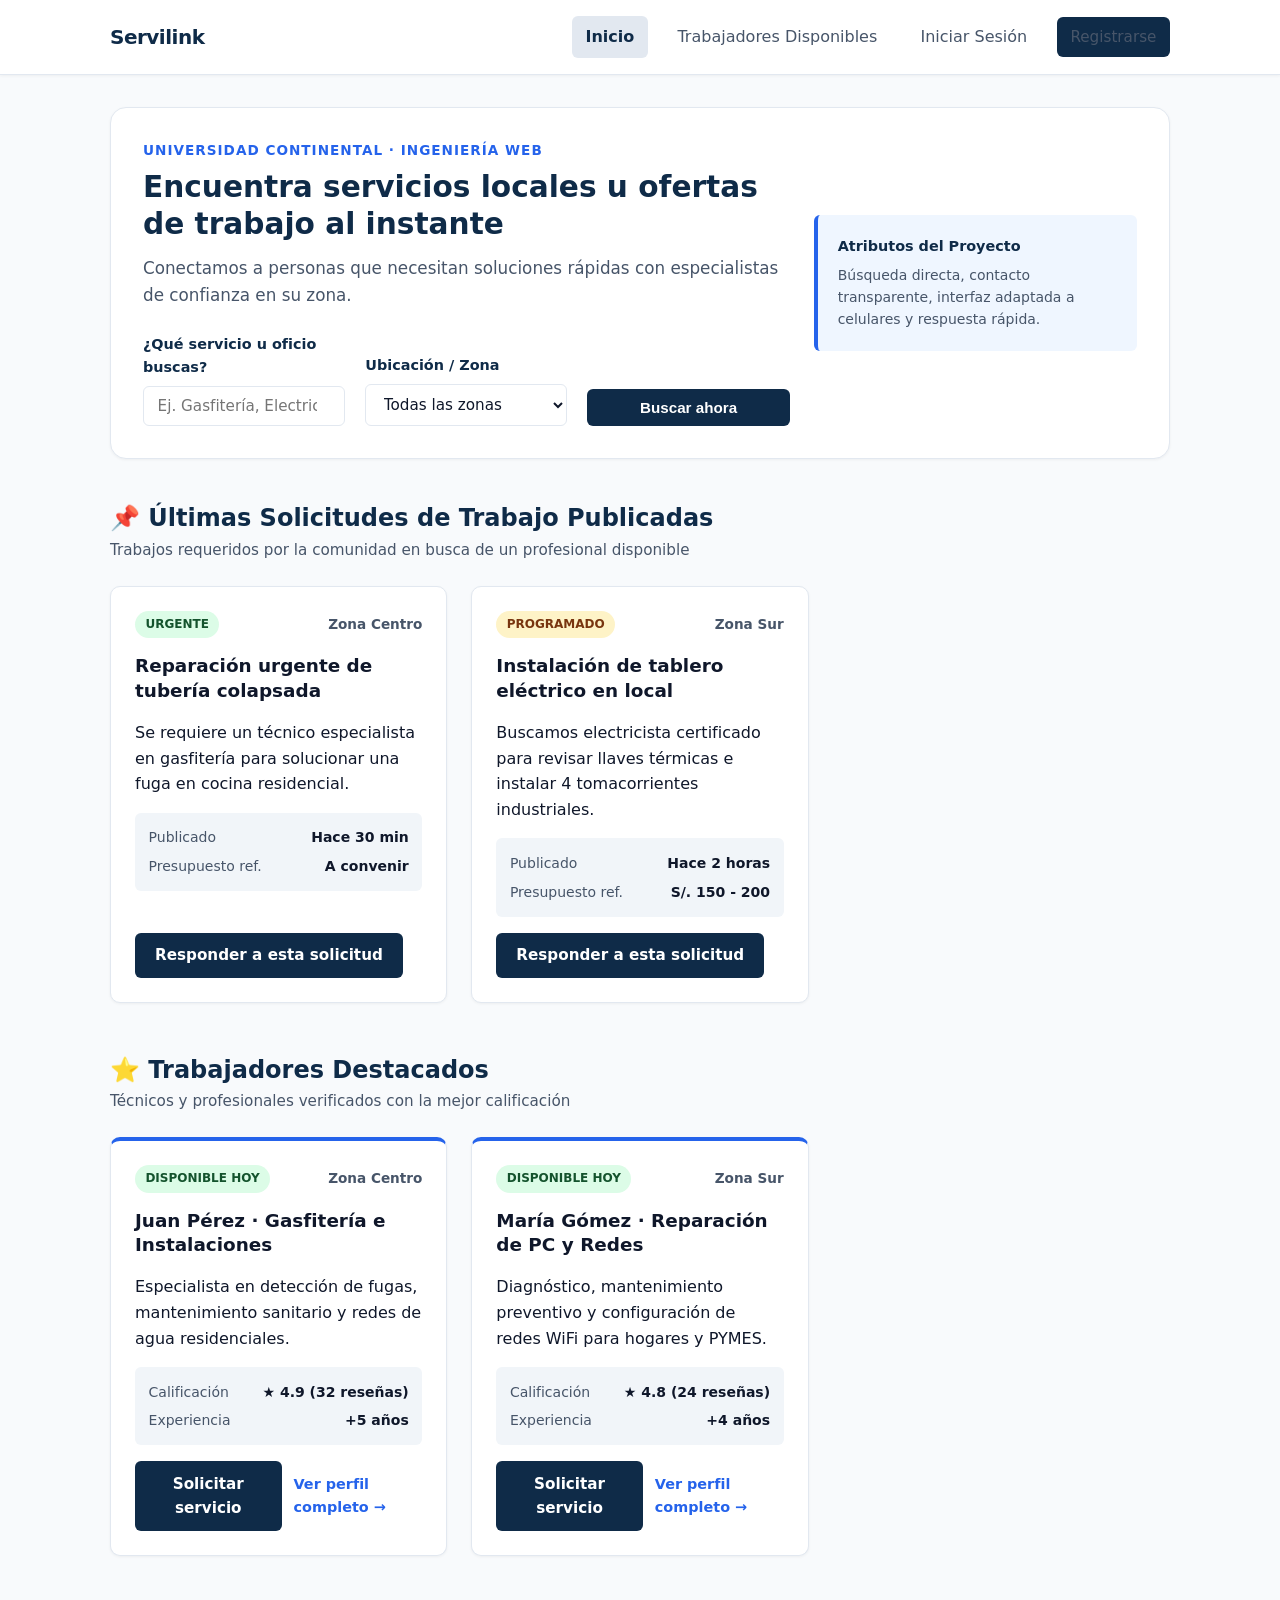
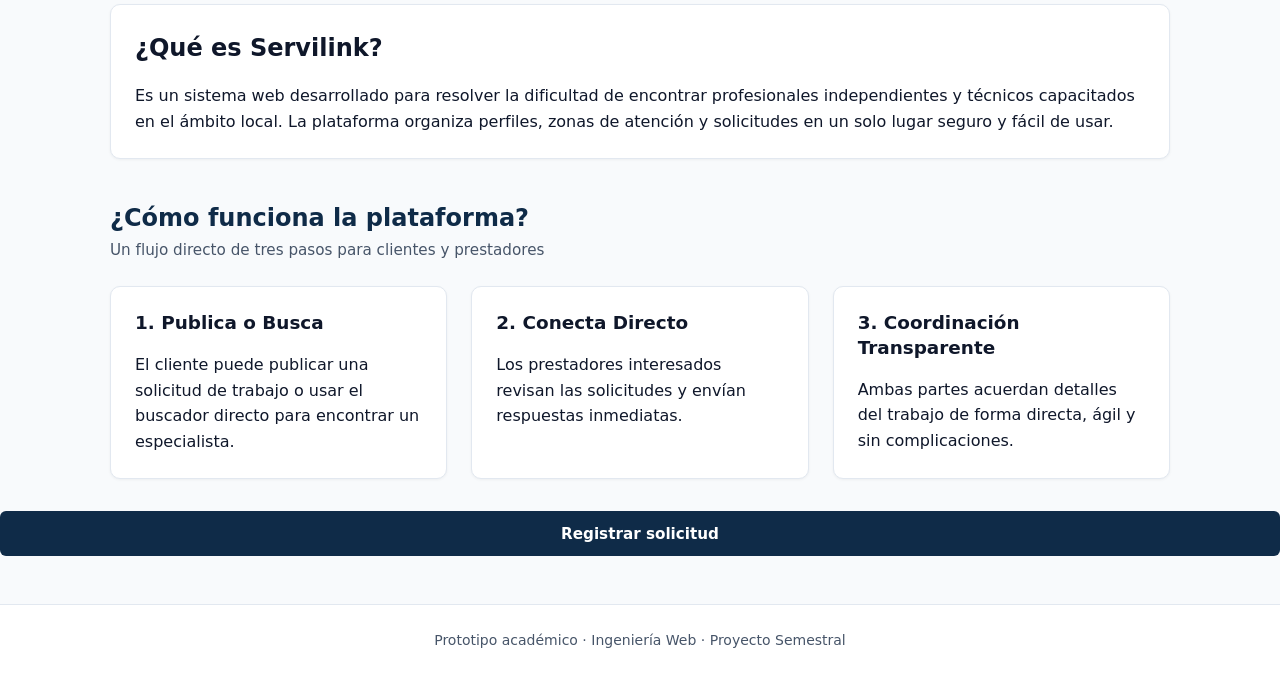
<file: ProyectoIng.Web/Index.html>
<!DOCTYPE html>
<html lang="es">
<head>
  <meta charset="UTF-8">
  <meta name="viewport" content="width=device-width, initial-scale=1.0">
  <meta name="description" content="Encuentra servicios locales y explora ofertas de trabajo publicadas en Servilink.">
  <title>Servilink</title>
  <link rel="stylesheet" href="styles.css">
</head>
<body>
  <a class="skip-link" href="#contenido">Saltar al contenido principal</a>

  <!-- Header principal -->
  <header class="site-header">
    <div class="header-inner">
      <a class="brand" href="index.html" aria-label="Servilink, inicio">Servilink</a>
      <nav class="primary-nav" aria-label="Navegación principal">
        <a aria-current="page" href="index.html">Inicio</a>
        <a href="trabajadores.html">Trabajadores Disponibles</a>
        <a href="login.html">Iniciar Sesión</a>
        <a href="registro-cliente.html" class="button button-nav">Registrarse</a>
      </nav>
    </div>
  </header>

  <!-- Contenido Principal -->
  <main id="contenido" class="container">

    <!-- Hero con Buscador Integrado -->
    <header class="hero">
      <div>
        <p class="eyebrow">Universidad Continental · Ingeniería Web</p>
        <h1>Encuentra servicios locales u ofertas de trabajo al instante</h1>
        <p class="lead">Conectamos a personas que necesitan soluciones rápidas con especialistas de confianza en su zona.</p>

        <!-- BUSCADOR RÁPIDO DE SERVICIOS / TRABAJOS -->
        <form class="search-form" action="trabajadores.html" method="GET" style="margin-top: 1.5rem;">
          <div class="form-group">
            <label for="home-buscar">¿Qué servicio u oficio buscas?</label>
            <input type="search" id="home-buscar" name="q" placeholder="Ej. Gasfitería, Electricista, Limpieza...">
          </div>
          <div class="form-group">
            <label for="home-zona">Ubicación / Zona</label>
            <select id="home-zona" name="zona">
              <option value="">Todas las zonas</option>
              <option value="centro">Zona Centro</option>
              <option value="norte">Zona Norte</option>
              <option value="sur">Zona Sur</option>
            </select>
          </div>
          <div class="form-group" style="align-self: flex-end;">
            <button type="submit" class="button" style="width: 100%;">Buscar ahora</button>
          </div>
        </form>
      </div>

      <aside class="quality-note" aria-label="Criterio del proyecto">
        <strong>Atributos del Proyecto</strong>
        <span>Búsqueda directa, contacto transparente, interfaz adaptada a celulares y respuesta rápida.</span>
      </aside>
    </header>

    <!-- SECCIÓN 1: ÚLTIMAS SOLICITUDES / OFERTAS PUBLICADAS POR CLIENTES -->
    <section aria-labelledby="ofertas-titulo" style="margin-bottom: 3rem;">
      <div class="section-heading">
        <h2 id="ofertas-titulo">📌 Últimas Solicitudes de Trabajo Publicadas</h2>
        <p>Trabajos requeridos por la comunidad en busca de un profesional disponible</p>
      </div>

      <div class="cards">
        <article class="card">
          <div class="card-topline">
            <p class="badge status-ok">Urgente</p>
            <p class="capacity">Zona Centro</p>
          </div>
          <h3>Reparación urgente de tubería colapsada</h3>
          <p>Se requiere un técnico especialista en gasfitería para solucionar una fuga en cocina residencial.</p>
          <dl class="meta">
            <div><dt>Publicado</dt><dd>Hace 30 min</dd></div>
            <div><dt>Presupuesto ref.</dt><dd>A convenir</dd></div>
          </dl>
          <div class="actions">
            <a class="button" href="registro de formulario.html">Responder a esta solicitud</a>
          </div>
        </article>

        <article class="card">
          <div class="card-topline">
            <p class="badge status-wait">Programado</p>
            <p class="capacity">Zona Sur</p>
          </div>
          <h3>Instalación de tablero eléctrico en local</h3>
          <p>Buscamos electricista certificado para revisar llaves térmicas e instalar 4 tomacorrientes industriales.</p>
          <dl class="meta">
            <div><dt>Publicado</dt><dd>Hace 2 horas</dd></div>
            <div><dt>Presupuesto ref.</dt><dd>S/. 150 - 200</dd></div>
          </dl>
          <div class="actions">
            <a class="button" href="registro de formulario.html">Responder a esta solicitud</a>
          </div>
        </article>
      </div>
    </section>

    <!-- SECCIÓN 2: TRABAJADORES DESTACADOS -->
    <section aria-labelledby="destacados-titulo" style="margin-bottom: 3rem;">
      <div class="section-heading">
        <h2 id="destacados-titulo">⭐ Trabajadores Destacados</h2>
        <p>Técnicos y profesionales verificados con la mejor calificación</p>
      </div>

      <div class="cards">
        <article class="card card-featured">
          <div class="card-topline">
            <p class="badge status-ok">Disponible hoy</p>
            <p class="capacity">Zona Centro</p>
          </div>
          <h3>Juan Pérez · Gasfitería e Instalaciones</h3>
          <p>Especialista en detección de fugas, mantenimiento sanitario y redes de agua residenciales.</p>
          <dl class="meta">
            <div><dt>Calificación</dt><dd>★ 4.9 (32 reseñas)</dd></div>
            <div><dt>Experiencia</dt><dd>+5 años</dd></div>
          </dl>
          <div class="actions">
            <a class="button" href="registro de formulario.html">Solicitar servicio</a>
            <a class="text-link" href="trabajadores.html">Ver perfil completo <span aria-hidden="true">→</span></a>
          </div>
        </article>

        <article class="card card-featured">
          <div class="card-topline">
            <p class="badge status-ok">Disponible hoy</p>
            <p class="capacity">Zona Sur</p>
          </div>
          <h3>María Gómez · Reparación de PC y Redes</h3>
          <p>Diagnóstico, mantenimiento preventivo y configuración de redes WiFi para hogares y PYMES.</p>
          <dl class="meta">
            <div><dt>Calificación</dt><dd>★ 4.8 (24 reseñas)</dd></div>
            <div><dt>Experiencia</dt><dd>+4 años</dd></div>
          </dl>
          <div class="actions">
            <a class="button" href="registro de formulario.html">Solicitar servicio</a>
            <a class="text-link" href="trabajadores.html">Ver perfil completo <span aria-hidden="true">→</span></a>
          </div>
        </article>
      </div>
    </section>

    <!-- Información General del Proyecto -->
    <section aria-labelledby="acerca-titulo" class="card" style="margin-bottom: 2.5rem;">
      <h2 id="acerca-titulo">¿Qué es Servilink?</h2>
      <p>Es un sistema web desarrollado para resolver la dificultad de encontrar profesionales independientes y técnicos capacitados en el ámbito local. La plataforma organiza perfiles, zonas de atención y solicitudes en un solo lugar seguro y fácil de usar.</p>
    </section>

    <!-- Cómo Funciona -->
    <section aria-labelledby="funcionamiento-titulo">
      <div class="section-heading">
        <h2 id="funcionamiento-titulo">¿Cómo funciona la plataforma?</h2>
        <p>Un flujo directo de tres pasos para clientes y prestadores</p>
      </div>

      <div class="cards">
        <article class="card">
          <h3>1. Publica o Busca</h3>
          <p>El cliente puede publicar una solicitud de trabajo o usar el buscador directo para encontrar un especialista.</p>
        </article>

        <article class="card">
          <h3>2. Conecta Directo</h3>
          <p>Los prestadores interesados revisan las solicitudes y envían respuestas inmediatas.</p>
        </article>

        <article class="card">
          <h3>3. Coordinación Transparente</h3>
          <p>Ambas partes acuerdan detalles del trabajo de forma directa, ágil y sin complicaciones.</p>
        </article>
      </div>
    </section>
  </main>

  <!-- Botón para registrar una solicitud de servicio -->
  <a class="button" href="registro de formulario.html" aria-label="Registrar solicitud de servicio">Registrar solicitud</a>

  <footer class="site-footer">
    <p>Prototipo académico · Ingeniería Web · Proyecto Semestral</p>
  </footer>
</body>
</html>
</file>
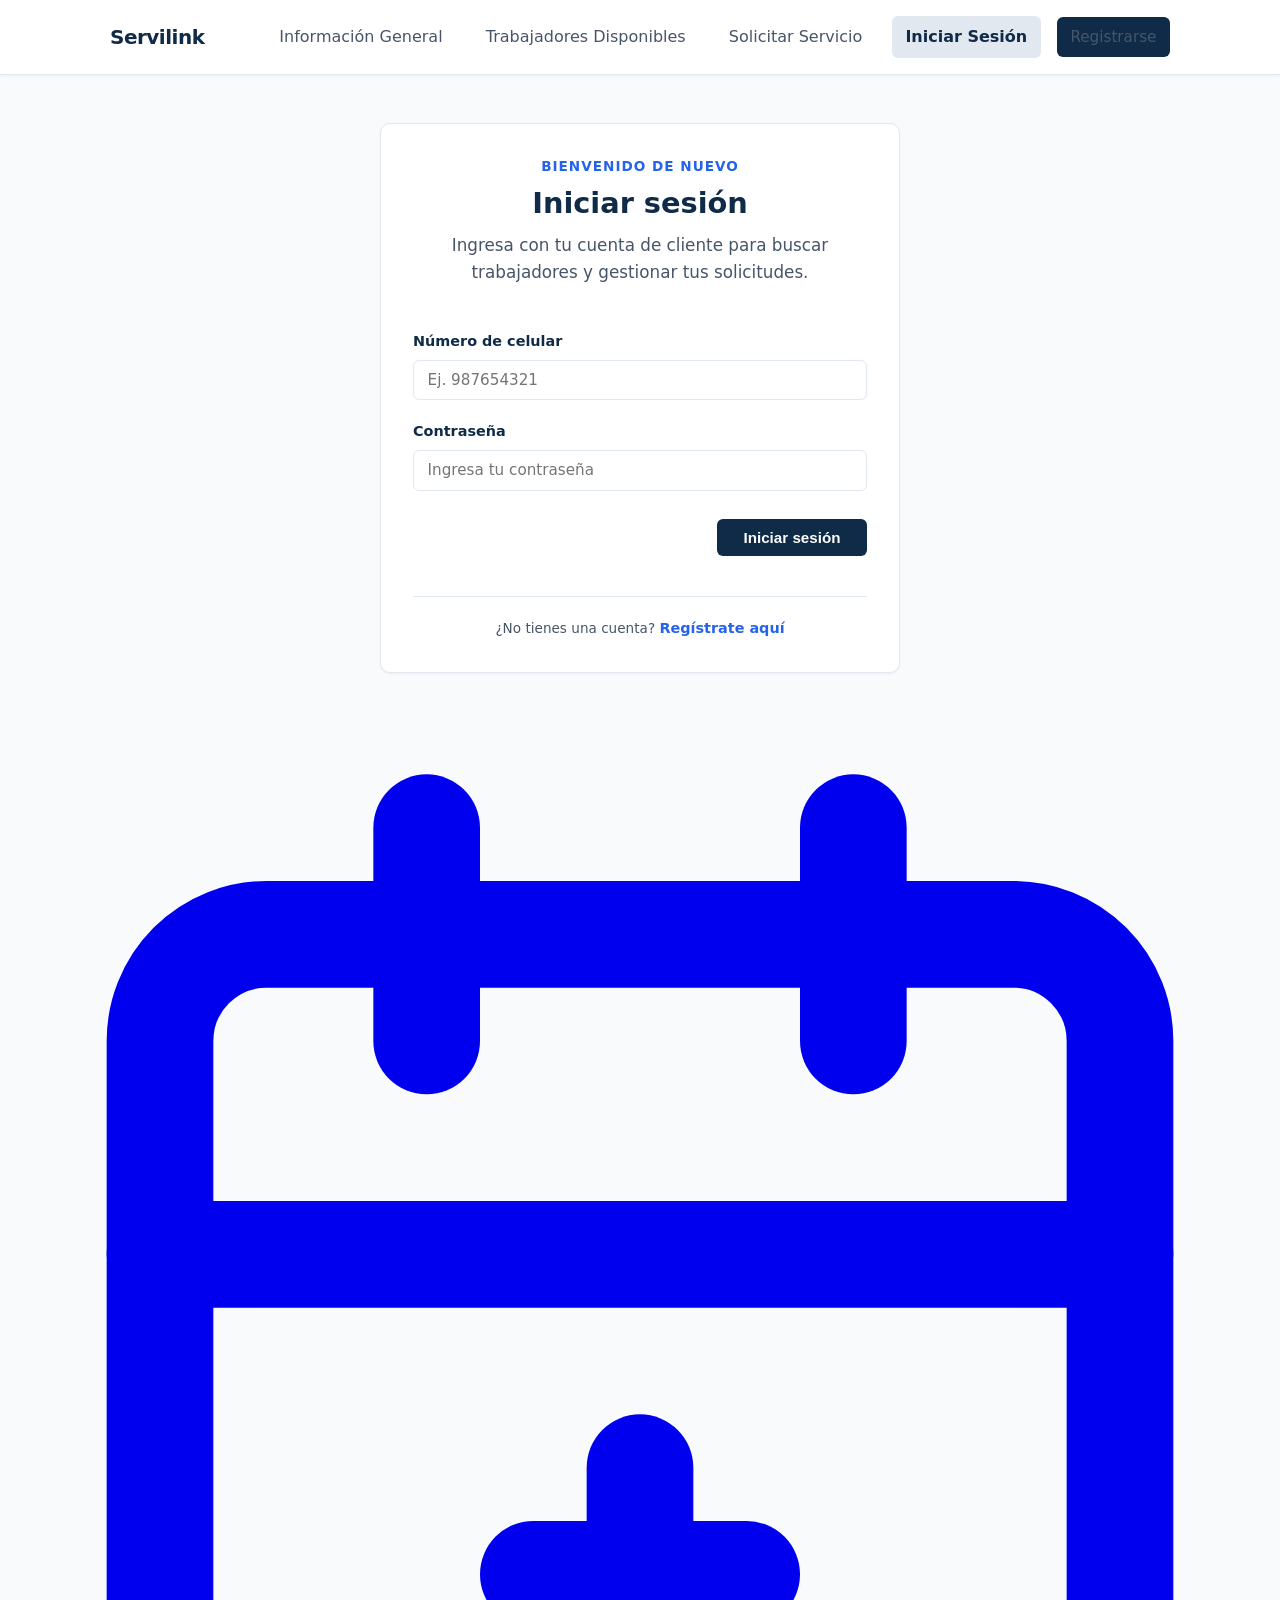
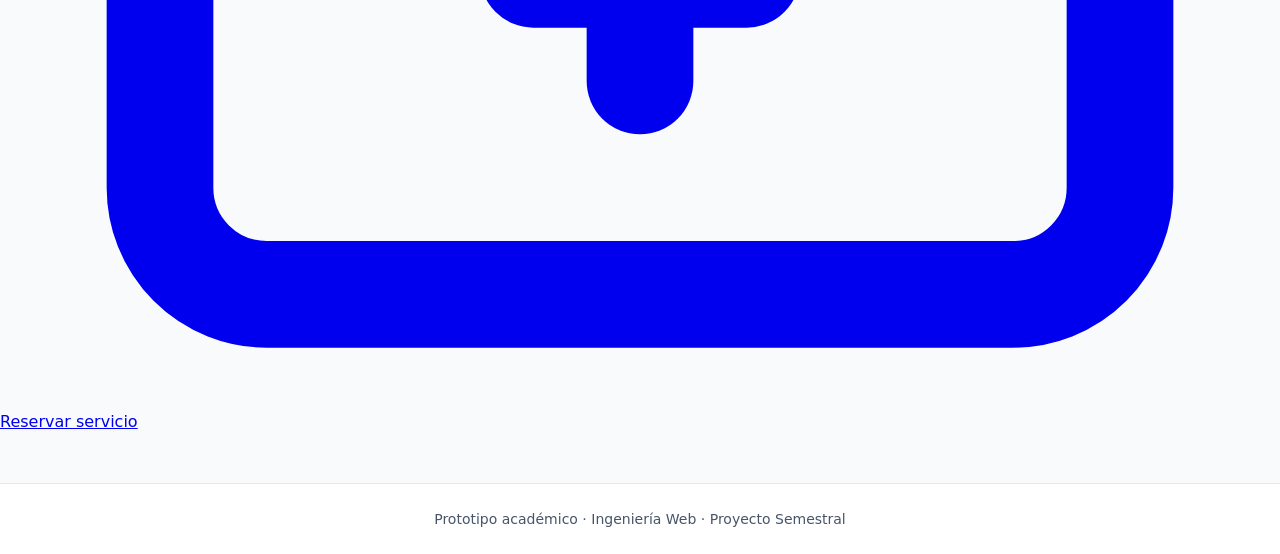
<file: ProyectoIng.Web/login.html>
<!DOCTYPE html>
<html lang="es">
<head>
  <meta charset="UTF-8">
  <meta name="viewport" content="width=device-width, initial-scale=1.0">
  <meta name="description" content="Inicia sesión en Servilink como cliente.">

  <title>Iniciar Sesión | Servilink</title>

  <link rel="stylesheet" href="styles.css">
</head>

<body>

  <a class="skip-link" href="#contenido">
    Saltar al contenido principal
  </a>

  <header class="site-header">
    <div class="header-inner">

      <a
        class="brand"
        href="index.html"
        aria-label="Servilink, inicio"
      >
        Servilink
      </a>

      <nav class="primary-nav" aria-label="Navegación principal">

        <a href="index.html">
          Información General
        </a>

        <a href="trabajadores.html">
          Trabajadores Disponibles
        </a>

        <a href="registro de formulario.html">
          Solicitar Servicio
        </a>

        <a href="login.html" aria-current="page">
          Iniciar Sesión
        </a>

        <a
          href="registro-cliente.html"
          class="button button-nav"
        >
          Registrarse
        </a>

      </nav>
    </div>
  </header>


  <main id="contenido" class="container auth-container">

    <section
      class="card auth-card"
      aria-labelledby="login-titulo"
    >

      <div class="auth-header">

        <p class="eyebrow">
          Bienvenido de nuevo
        </p>

        <h1 id="login-titulo">
          Iniciar sesión
        </h1>

        <p class="lead">
          Ingresa con tu cuenta de cliente para buscar
          trabajadores y gestionar tus solicitudes.
        </p>

      </div>


      <form
        id="formLogin"
        action="index.html"
        method="POST"
        class="form-grid"
      >

        <div class="form-group">

          <label for="celular">
            Número de celular
          </label>

          <input
            type="tel"
            id="celular"
            name="celular"
            placeholder="Ej. 987654321"
            pattern="[0-9]{9}"
            maxlength="9"
            inputmode="numeric"
            autocomplete="tel"
            required
          >

        </div>


        <div class="form-group">

          <label for="password">
            Contraseña
          </label>

          <input
            type="password"
            id="password"
            name="password"
            placeholder="Ingresa tu contraseña"
            minlength="8"
            autocomplete="current-password"
            required
          >

        </div>


        <div class="actions auth-actions">

          <button
            type="submit"
            class="button"
          >
            Iniciar sesión
          </button>

        </div>

      </form>


      <div class="auth-footer">

        <p class="muted">
          ¿No tienes una cuenta?

          <a href="registro-cliente.html" class="text-link">
            Regístrate aquí
          </a>
        </p>

      </div>

    </section>

  </main>

  <!-- Botón flotante para reservar un servicio -->
  <a class="fab" href="registro de formulario.html" aria-label="Reservar un servicio">
    <svg viewBox="0 0 24 24" aria-hidden="true" focusable="false" fill="none" stroke="currentColor" stroke-width="2" stroke-linecap="round" stroke-linejoin="round">
      <rect x="3" y="4" width="18" height="18" rx="2" ry="2"></rect>
      <line x1="16" y1="2" x2="16" y2="6"></line>
      <line x1="8" y1="2" x2="8" y2="6"></line>
      <line x1="3" y1="10" x2="21" y2="10"></line>
      <path d="M12 14v4"></path>
      <path d="M10 16h4"></path>
    </svg>
    <span>Reservar servicio</span>
  </a>

  <footer class="site-footer">

    <p>
      Prototipo académico · Ingeniería Web · Proyecto Semestral
    </p>

  </footer>

</body>
</html>
</file>
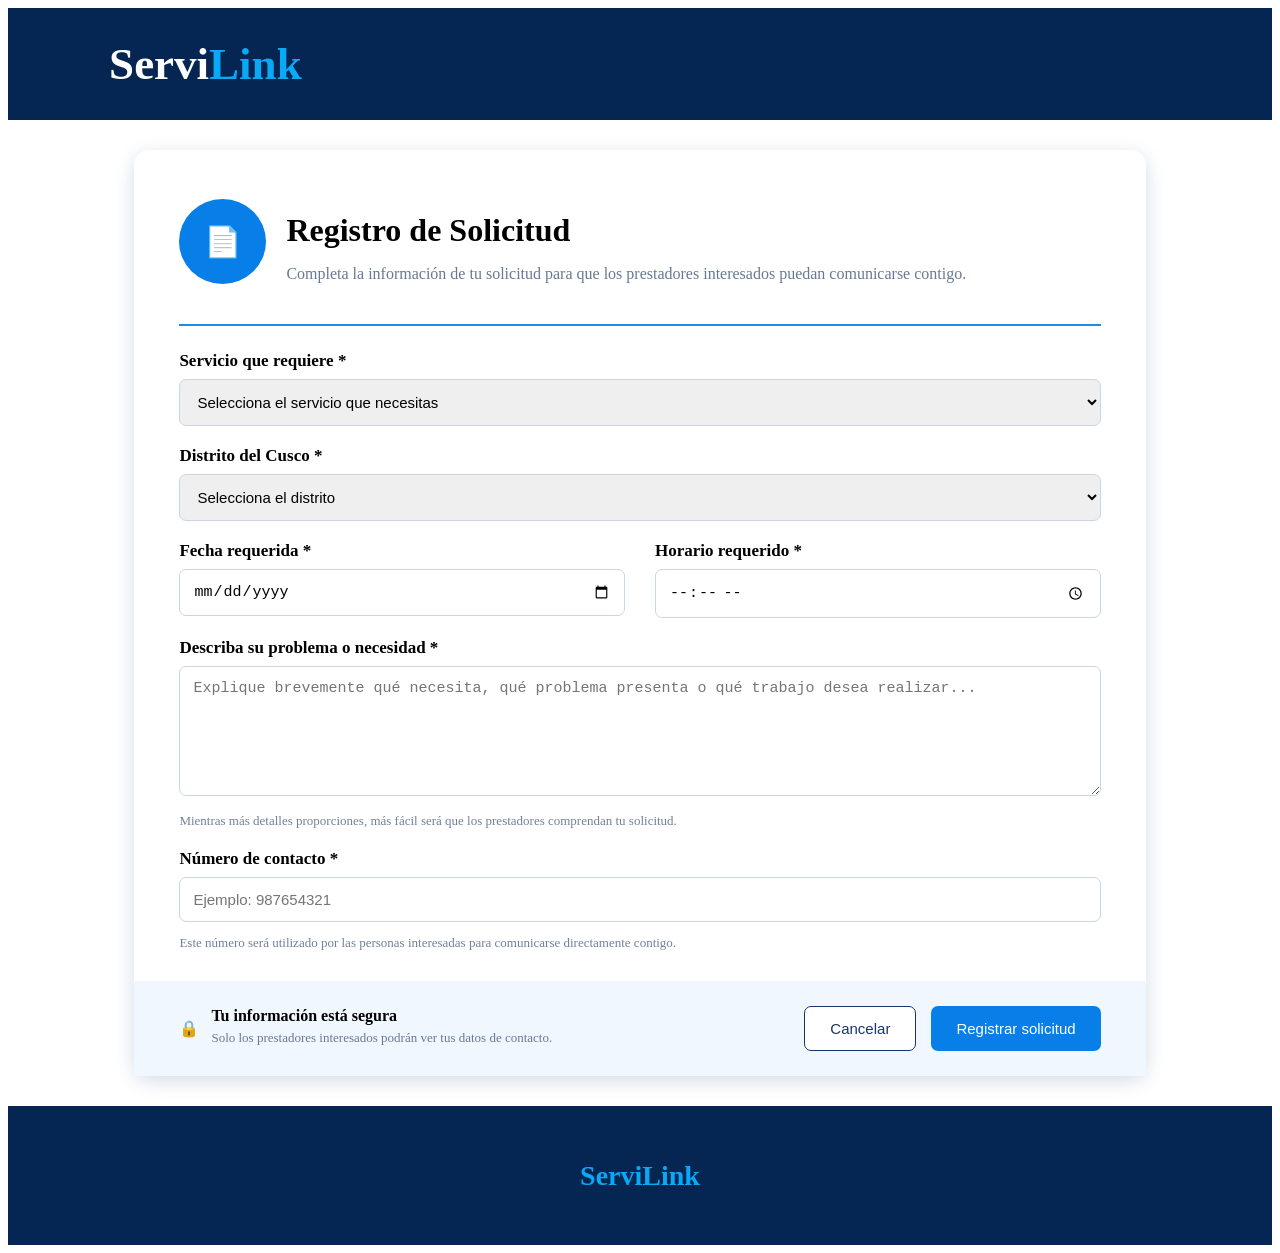
<file: ProyectoIng.Web/registro de formulario.html>
<!DOCTYPE html>
<html lang="es">
<head>
    <meta charset="UTF-8">
    <meta name="viewport" content="width=device-width, initial-scale=1.0">
    <title>ServiLink - Registro de Solicitud</title>
    <link rel="stylesheet" href="estilos.css">
</head>

<body>

    <header>
        <div class="logo">
    
            <div>
                <h1>Servi<span>Link</span></h1>
                
            </div>
        
    </header>

    <main>

        <div class="formulario">

            <div class="titulo">
                <div class="icono">📄</div>

                <div>
                    <h2>Registro de Solicitud</h2>
                    <p>
                        Completa la información de tu solicitud para que
                        los prestadores interesados puedan comunicarse contigo.
                    </p>
                </div>
            </div>

            <hr>


            <form>
                <label for="servicio">Servicio que requiere *</label>

                <select id="servicio" name="servicio">
                    <option value="">Selecciona el servicio que necesitas</option>
                    <option>Gasfitería</option>
                    <option>Electricidad</option>
                    <option>Limpieza</option>
                    <option>Carpintería</option>
                    <option>Pintura</option>
                    <option>Albañilería</option>
                    <option>Jardinería</option>
                    <option>Reparaciones</option>
                    <option>Soporte tecnológico</option>
                    <option>Otro</option>
                </select>

                <label for="distrito">Distrito del Cusco *</label>

                <select id="distrito" name="distrito">
                    <option value="">Selecciona el distrito</option>
                    <option>Cusco</option>
                    <option>Wanchaq</option>
                    <option>Santiago</option>
                    <option>San Sebastián</option>
                    <option>San Jerónimo</option>
                    <option>Poroy</option>
                    <option>Saylla</option>
                    <option>Ccorca</option>
                </select>

                <div class="fila">

                    <div>
                        <label for="fecha">Fecha requerida *</label>
                        <input type="date" id="fecha" name="fecha">
                    </div>

                    <div>
                        <label for="hora">Horario requerido *</label>
                        <input type="time" id="hora" name="hora">
                    </div>

                </div>

                <label for="descripcion">
                    Describa su problema o necesidad *
                </label>

                <textarea
                    id="descripcion"
                    name="descripcion"
                    placeholder="Explique brevemente qué necesita, qué problema presenta o qué trabajo desea realizar..."
                ></textarea>

                <p class="ayuda">
                    Mientras más detalles proporciones, más fácil será que
                    los prestadores comprendan tu solicitud.
                </p>


                <label for="telefono">Número de contacto *</label>

                <input
                    type="tel"
                    id="telefono"
                    name="telefono"
                    placeholder="Ejemplo: 987654321"
                >

                <p class="ayuda">
                    Este número será utilizado por las personas interesadas
                    para comunicarse directamente contigo.
                </p>

                <div class="inferior">

                    <div class="seguridad">
                        🔒
                        <div>
                            <strong>Tu información está segura</strong>
                            <p>
                                Solo los prestadores interesados podrán
                                ver tus datos de contacto.
                            </p>
                        </div>
                    </div>

                    <div class="botones">
                        <button type="reset" class="cancelar">
                            Cancelar
                        </button>

                        <button type="submit" class="registrar">
                            Registrar solicitud
                        </button>
                    </div>

                </div>

            </form>

        </div>

    </main>

    <footer>

        <h2> <span>ServiLink</span> </h2>

    
    </footer>

</body>
</html>
</file>
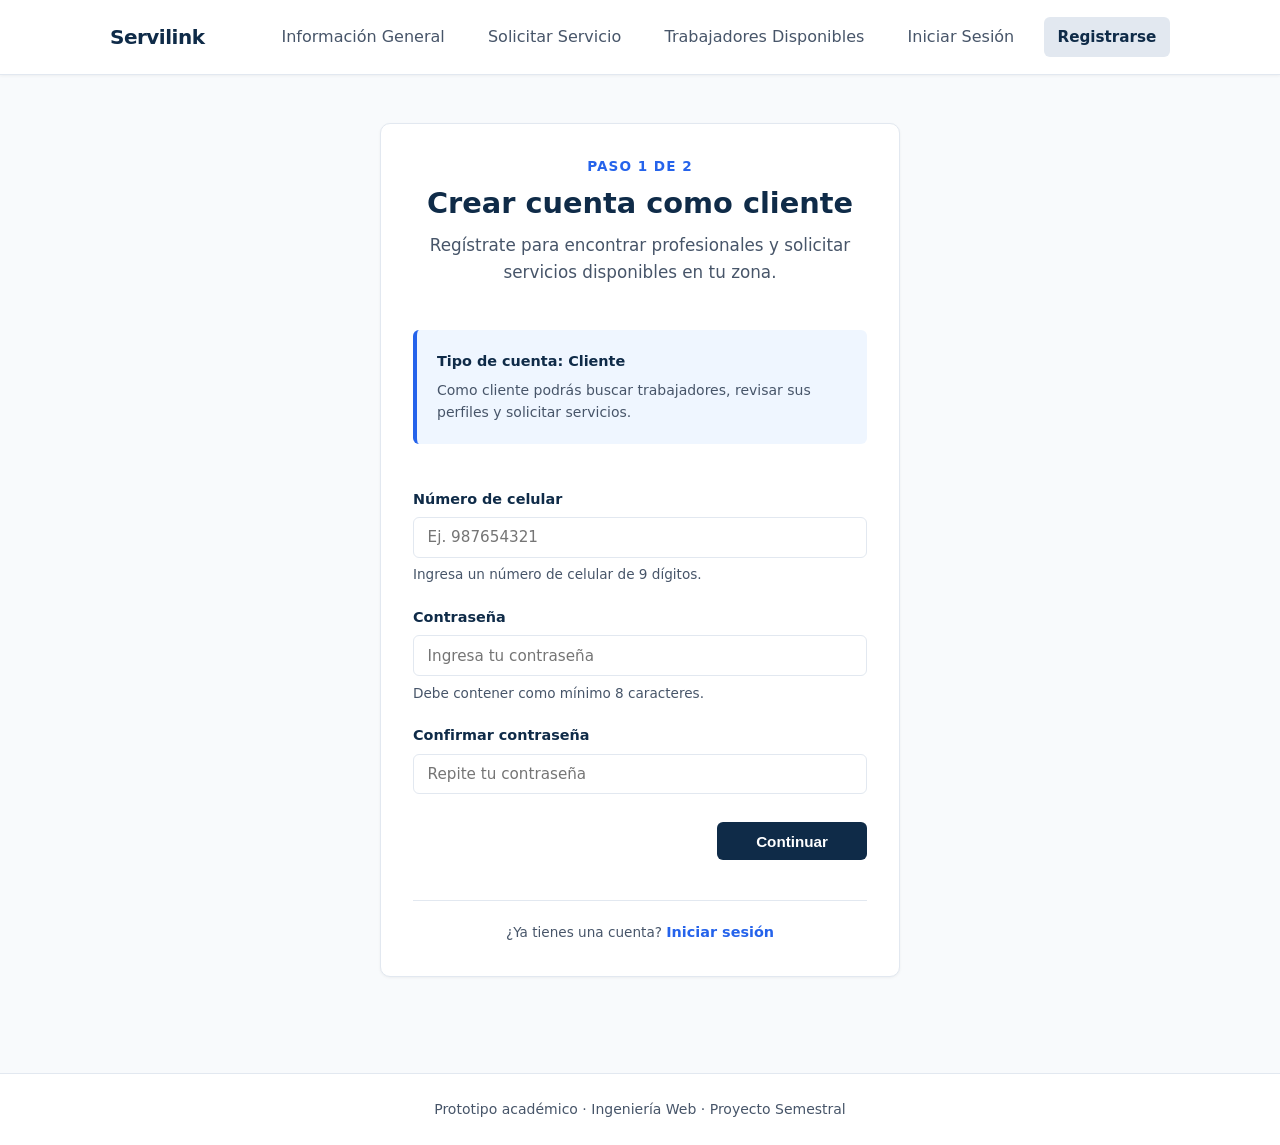
<file: ProyectoIng.Web/registro-cliente.html>
<!DOCTYPE html>
<html lang="es">
<head>
  <meta charset="UTF-8">
  <meta name="viewport" content="width=device-width, initial-scale=1.0">
  <meta name="description" content="Registro de clientes en Servilink.">

  <title>Registro de Cliente | Servilink</title>

  <link rel="stylesheet" href="styles.css">
</head>

<body>

  <a class="skip-link" href="#contenido">
    Saltar al contenido principal
  </a>

  <header class="site-header">
    <div class="header-inner">

      <a
        class="brand"
        href="index.html"
        aria-label="Servilink, inicio"
      >
        Servilink
      </a>

      <nav class="primary-nav" aria-label="Navegación principal">

        <a href="index.html">
          Información General
        </a>

        <a href="solicitud.html">
          Solicitar Servicio
        </a>

        <a href="trabajadores.html">
          Trabajadores Disponibles
        </a>

        <a href="login.html">
          Iniciar Sesión
        </a>

        <a
          href="registro.html"
          class="button button-nav"
          aria-current="page"
        >
          Registrarse
        </a>

      </nav>
    </div>
  </header>


  <main id="contenido" class="container auth-container">

    <section
      class="card auth-card"
      aria-labelledby="registro-titulo"
    >

      <div class="auth-header">

        <p class="eyebrow">
          Paso 1 de 2
        </p>

        <h1 id="registro-titulo">
          Crear cuenta como cliente
        </h1>

        <p class="lead">
          Regístrate para encontrar profesionales
          y solicitar servicios disponibles en tu zona.
        </p>

      </div>


      <div class="quality-note auth-note">

        <strong>
          Tipo de cuenta: Cliente
        </strong>

        <span>
          Como cliente podrás buscar trabajadores,
          revisar sus perfiles y solicitar servicios.
        </span>

      </div>


      <form
        id="formRegistro"
        action="formulario-cliente.html"
        method="GET"
        class="form-grid"
      >

        <div class="form-group">

          <label for="celular">
            Número de celular
          </label>

          <input
            type="tel"
            id="celular"
            name="celular"
            placeholder="Ej. 987654321"
            pattern="[0-9]{9}"
            maxlength="9"
            inputmode="numeric"
            autocomplete="tel"
            required
          >

          <small class="muted">
            Ingresa un número de celular de 9 dígitos.
          </small>

        </div>


        <div class="form-group">

          <label for="password">
            Contraseña
          </label>

          <input
            type="password"
            id="password"
            name="password"
            placeholder="Ingresa tu contraseña"
            minlength="8"
            autocomplete="new-password"
            required
          >

          <small class="muted">
            Debe contener como mínimo 8 caracteres.
          </small>

        </div>


        <div class="form-group">

          <label for="confirmar-password">
            Confirmar contraseña
          </label>

          <input
            type="password"
            id="confirmar-password"
            name="confirmar-password"
            placeholder="Repite tu contraseña"
            minlength="8"
            autocomplete="new-password"
            required
          >

        </div>


        <div class="actions auth-actions">

          <button
            type="submit"
            class="button"
          >
            Continuar
          </button>

        </div>

      </form>


      <div class="auth-footer">

        <p class="muted">
          ¿Ya tienes una cuenta?

          <a href="login.html" class="text-link">
            Iniciar sesión
          </a>
        </p>

      </div>

    </section>

  </main>


  <footer class="site-footer">

    <p>
      Prototipo académico · Ingeniería Web · Proyecto Semestral
    </p>

  </footer>


  <script>

    const formulario =
      document.getElementById("formRegistro");

    formulario.addEventListener(
      "submit",
      function(event) {

        const password =
          document.getElementById("password").value;

        const confirmar =
          document.getElementById("confirmar-password").value;

        if (password !== confirmar) {

          event.preventDefault();

          alert("Las contraseñas no coinciden.");

        }

      }
    );

  </script>

</body>
</html>
</file>
<file: ProyectoIng.Web/styles.css>
/* ==========================================================================
   1. VARIABLES CSS Y CONFIGURACIÓN GLOBAL
   ========================================================================== */
:root {
  /* Paleta de Colores Institucional y Accesible */
  --color-primary: #0f2b48;          /* Azul Oscuro Principal */
  --color-primary-hover: #1a426e;    /* Estado Hover Principal */
  --color-accent: #2563eb;           /* Azul de Acción / Enlaces */
  --color-accent-hover: #1d4ed8;     /* Hover para enlaces de acción */
  
  --color-bg-main: #f8fafc;          /* Fondo de la página */
  --color-bg-card: #ffffff;          /* Fondo de tarjetas y contenedores */
  --color-bg-alt: #f1f5f9;           /* Fondo alternativo / notas */
  
  --color-text-main: #0f172a;        /* Texto principal (alto contraste) */
  --color-text-muted: #475569;       /* Texto secundario / gris */
  --color-border: #e2e8f0;           /* Bordes sutiles */

  /* Estados de Disponibilidad (Badges) */
  --color-success-bg: #dcfce7;
  --color-success-text: #14532d;
  --color-warning-bg: #fef3c7;
  --color-warning-text: #78350f;

  /* Tipografía y Espaciado */
  --font-family-base: system-ui, -apple-system, BlinkMacSystemFont, 'Segoe UI', Roboto, Oxygen, Ubuntu, Cantarell, sans-serif;
  --radius-sm: 6px;
  --radius-md: 10px;
  --radius-lg: 16px;
  --shadow-sm: 0 1px 3px rgba(0,0,0,0.05);
  --shadow-md: 0 4px 12px rgba(0,0,0,0.08);
  --transition: all 0.2s ease-in-out;
}

/* Reset básico */
*, *::before, *::after {
  box-sizing: border-box;
  margin: 0;
  padding: 0;
}

body {
  font-family: var(--font-family-base);
  background-color: var(--color-bg-main);
  color: var(--color-text-main);
  line-height: 1.6;
  min-height: 100vh;
  display: flex;
  flex-direction: column;
}

/* Accesibilidad: Enlace de salto rápido */
.skip-link {
  position: absolute;
  top: -100px;
  left: 1rem;
  background: var(--color-primary);
  color: #fff;
  padding: 0.75rem 1.25rem;
  border-radius: var(--radius-sm);
  z-index: 1000;
  text-decoration: none;
  font-weight: 600;
  transition: top 0.2s ease;
}

.skip-link:focus {
  top: 1rem;
}

/* Contenedor centralizado */
.container {
  width: 100%;
  max-width: 1100px;
  margin: 0 auto;
  padding: 2rem 1.25rem;
  flex: 1;
}

/* ==========================================================================
   2. ENCABEZADO Y NAVEGACIÓN (SITE HEADER)
   ========================================================================== */
.site-header {
  background-color: var(--color-bg-card);
  border-bottom: 1px solid var(--color-border);
  position: sticky;
  top: 0;
  z-index: 100;
  box-shadow: var(--shadow-sm);
}

.header-inner {
  max-width: 1100px;
  margin: 0 auto;
  padding: 1rem 1.25rem;
  display: flex;
  justify-content: space-between;
  align-items: center;
  flex-wrap: wrap;
  gap: 1rem;
}

.brand {
  font-size: 1.25rem;
  font-weight: 800;
  color: var(--color-primary);
  text-decoration: none;
  letter-spacing: -0.5px;
}

.primary-nav {
  display: flex;
  gap: 1rem;
  align-items: center;
}

.primary-nav a {
  color: var(--color-text-muted);
  text-decoration: none;
  font-weight: 500;
  padding: 0.5rem 0.85rem;
  border-radius: var(--radius-sm);
  transition: var(--transition);
}

.primary-nav a:hover {
  color: var(--color-primary);
  background-color: var(--color-bg-alt);
}

.primary-nav a[aria-current="page"] {
  color: var(--color-primary);
  background-color: #e2e8f0;
  font-weight: 700;
}

/* ==========================================================================
   3. HERO SECTION (ENCABEZADO DE PÁGINA Y NOTA DE CALIDAD)
   ========================================================================== */
.hero {
  display: grid;
  grid-template-columns: 1fr;
  gap: 1.5rem;
  background-color: var(--color-bg-card);
  padding: 2rem;
  border-radius: var(--radius-lg);
  border: 1px solid var(--color-border);
  margin-bottom: 2.5rem;
  box-shadow: var(--shadow-sm);
}

@media (min-width: 768px) {
  .hero {
    grid-template-columns: 2fr 1fr;
    align-items: center;
  }
}

.eyebrow {
  font-size: 0.85rem;
  text-transform: uppercase;
  letter-spacing: 1px;
  color: var(--color-accent);
  font-weight: 700;
  margin-bottom: 0.5rem;
}

.hero h1 {
  font-size: 1.85rem;
  color: var(--color-primary);
  line-height: 1.25;
  margin-bottom: 0.75rem;
}

.lead {
  font-size: 1.05rem;
  color: var(--color-text-muted);
}

/* Nota sobre atributos de calidad */
.quality-note {
  background-color: #eff6ff;
  border-left: 4px solid var(--color-accent);
  padding: 1.25rem;
  border-radius: var(--radius-sm);
  display: flex;
  flex-direction: column;
  gap: 0.35rem;
}

.quality-note strong {
  color: var(--color-primary);
  font-size: 0.9rem;
}

.quality-note span {
  font-size: 0.875rem;
  color: var(--color-text-muted);
}

/* ==========================================================================
   4. SECCIONES Y TARJETAS (CARDS GRID)
   ========================================================================== */
.section-heading {
  margin-bottom: 1.5rem;
}

.section-heading h2 {
  font-size: 1.5rem;
  color: var(--color-primary);
}

.section-heading p {
  color: var(--color-text-muted);
  font-size: 0.95rem;
}

.cards {
  display: grid;
  grid-template-columns: repeat(auto-fill, minmax(300px, 1fr));
  gap: 1.5rem;
}

.card {
  background-color: var(--color-bg-card);
  border: 1px solid var(--color-border);
  border-radius: var(--radius-md);
  padding: 1.5rem;
  display: flex;
  flex-direction: column;
  gap: 1rem;
  box-shadow: var(--shadow-sm);
  transition: var(--transition);
}

.card:hover {
  box-shadow: var(--shadow-md);
  border-color: #cbd5e1;
}

.card-featured {
  border-top: 4px solid var(--color-accent);
}

/* Elementos superiores de la tarjeta (Badges) */
.card-topline {
  display: flex;
  justify-content: space-between;
  align-items: center;
}

.badge {
  font-size: 0.75rem;
  font-weight: 700;
  padding: 0.25rem 0.65rem;
  border-radius: 50px;
  text-transform: uppercase;
}

.status-ok {
  background-color: var(--color-success-bg);
  color: var(--color-success-text);
}

.status-wait {
  background-color: var(--color-warning-bg);
  color: var(--color-warning-text);
}

.capacity {
  font-size: 0.85rem;
  color: var(--color-text-muted);
  font-weight: 600;
}

.card h3 {
  font-size: 1.15rem;
  line-height: 1.35;
}

.card-title {
  color: var(--color-primary);
  text-decoration: none;
}

.card-title:hover {
  color: var(--color-accent);
}

/* Lista de Metadatos (dl, dt, dd) */
.meta {
  display: grid;
  grid-template-columns: 1fr;
  gap: 0.4rem;
  background-color: var(--color-bg-alt);
  padding: 0.85rem;
  border-radius: var(--radius-sm);
  font-size: 0.875rem;
}

.meta div {
  display: flex;
  justify-content: space-between;
}

.meta dt {
  color: var(--color-text-muted);
  font-weight: 500;
}

.meta dd {
  color: var(--color-text-main);
  font-weight: 600;
}

/* ==========================================================================
   5. BOTONES Y ACCIONES
   ========================================================================== */
.actions {
  display: flex;
  flex-direction: column;
  gap: 0.75rem;
  margin-top: auto;
}

@media (min-width: 480px) {
  .actions {
    flex-direction: row;
    align-items: center;
  }
}

.button {
  display: inline-block;
  text-align: center;
  background-color: var(--color-primary);
  color: #ffffff;
  padding: 0.65rem 1.25rem;
  border-radius: var(--radius-sm);
  text-decoration: none;
  font-weight: 600;
  font-size: 0.95rem;
  border: none;
  cursor: pointer;
  transition: var(--transition);
}

.button:hover, .button:focus {
  background-color: var(--color-primary-hover);
}

.text-link {
  color: var(--color-accent);
  text-decoration: none;
  font-weight: 600;
  font-size: 0.9rem;
  transition: var(--transition);
}

.text-link:hover {
  color: var(--color-accent-hover);
  text-decoration: underline;
}

.muted {
  font-size: 0.85rem;
  color: var(--color-text-muted);
}

/* ==========================================================================
   6. FORMULARIOS (BUSCADOR Y REGISTRO)
   ========================================================================== */
.form-grid, .search-form {
  display: grid;
  grid-template-columns: 1fr;
  gap: 1.25rem;
}

@media (min-width: 768px) {
  .search-form {
    grid-template-columns: repeat(3, 1fr);
    align-items: end;
  }
  .search-form .actions {
    grid-column: span 3;
  }
}

.form-group {
  display: flex;
  flex-direction: column;
  gap: 0.4rem;
}

.form-group label {
  font-weight: 600;
  font-size: 0.9rem;
  color: var(--color-primary);
}

input[type="text"],
input[type="email"],
input[type="tel"],
input[type="password"],
input[type="search"],
select {
  width: 100%;
  padding: 0.65rem 0.85rem;
  border: 1px solid var(--color-border);
  border-radius: var(--radius-sm);
  font-family: inherit;
  font-size: 0.95rem;
  background-color: #fff;
  color: var(--color-text-main);
  transition: var(--transition);
}

input:focus, select:focus {
  outline: 2px solid var(--color-accent);
  outline-offset: 1px;
  border-color: transparent;
}

fieldset {
  border: 1px solid var(--color-border);
  padding: 1rem;
  border-radius: var(--radius-sm);
}

legend {
  padding: 0 0.5rem;
  font-size: 0.9rem;
}

.radio-group {
  display: flex;
  flex-direction: column;
  gap: 0.5rem;
  margin-top: 0.5rem;
}

@media (min-width: 480px) {
  .radio-group {
    flex-direction: row;
    gap: 1.5rem;
  }
}

.radio-group label {
  font-weight: 400;
  cursor: pointer;
}

/* ==========================================================================
   7. PIE DE PÁGINA (SITE FOOTER)
   ========================================================================== */
.site-footer {
  background-color: var(--color-bg-card);
  border-top: 1px solid var(--color-border);
  text-align: center;
  padding: 1.5rem 1.25rem;
  margin-top: 3rem;
  font-size: 0.875rem;
  color: var(--color-text-muted);
}
/* ==========================================================================
   8. REGISTRO DE CLIENTES
   ========================================================================== */

.auth-container {
  display: flex;
  justify-content: center;
  align-items: flex-start;
  padding-top: 3rem;
  padding-bottom: 3rem;
}

.auth-card {
  width: 100%;
  max-width: 520px;
  padding: 2rem;
}

.auth-card-large {
  max-width: 760px;
}

.auth-header {
  text-align: center;
  margin-bottom: 1.75rem;
}

.auth-header h1 {
  color: var(--color-primary);
  font-size: 1.8rem;
  line-height: 1.3;
  margin-bottom: 0.6rem;
}

.auth-header .lead {
  max-width: 550px;
  margin: 0 auto;
}

.auth-note {
  margin-bottom: 1.75rem;
}

.auth-footer {
  margin-top: 1.5rem;
  text-align: center;
  border-top: 1px solid var(--color-border);
  padding-top: 1.25rem;
}

.form-row {
  display: grid;
  grid-template-columns: 1fr;
  gap: 1.25rem;
}

@media (min-width: 650px) {

  .form-row {
    grid-template-columns: 1fr 1fr;
  }

}

.auth-actions {
  margin-top: 0.5rem;
  flex-direction: row;
  justify-content: flex-end;
}

.auth-actions .button {
  min-width: 150px;
}

.button-secondary {
  background-color: var(--color-bg-alt);
  color: var(--color-primary);
  border: 1px solid var(--color-border);
}

.button-secondary:hover,
.button-secondary:focus {
  background-color: var(--color-border);
  color: var(--color-primary);
}

@media (max-width: 600px) {

  .auth-container {
    padding-top: 1.5rem;
  }

  .auth-card,
  .auth-card-large {
    padding: 1.4rem;
  }

  .auth-header h1 {
    font-size: 1.5rem;
  }

  .auth-actions {
    flex-direction: column-reverse;
  }

  .auth-actions .button {
    width: 100%;
  }

}
</file>
<file: ProyectoIng.Web/estilos.css>
header {
    background-color: #052553;
    color: white;
    padding: 30px 8%;
    display: flex;
    justify-content: space-between;
    align-items: center;
}

.logo {
    display: flex;
    align-items: center;
    gap: 15px;
}

.logo-icono {
    border: 3px solid #0da9f5;
    border-radius: 10px;
    padding: 15px;
    font-size: 35px;
}

.logo h1 {
    font-size: 45px;
    margin: 0;
}

.logo h1 span,
.marca span,
footer span {
    color: #08a9f5;
}

.logo p {
    margin-top: 5px;
}


.marca {
    border-left: 1px solid #178bd0;
    padding-left: 40px;
}

.marca h2 {
    color: #08a9f5;
    font-size: 45px;
    margin: 0;
}

.marca h3 {
    font-size: 25px;
    margin: 5px 0;
}

.marca p {
    color: #8bd8ff;
}


main {
    width: 80%;
    margin: 30px auto;
}


.formulario {
    background-color: white;
    padding: 35px 45px;
    border-radius: 15px;
    box-shadow: 0 5px 20px #d5dce5;
}


.titulo {
    display: flex;
    align-items: center;
    gap: 20px;
}

.icono {
    background-color: #087ee8;
    color: white;
    border-radius: 50%;
    padding: 25px;
    font-size: 30px;
}

.titulo h2 {
    font-size: 32px;
    margin-bottom: 5px;
}

.titulo p {
    color: #687995;
    font-size: 16px;
}

hr {
    border: 0;
    border-top: 2px solid #168de8;
    margin: 25px 0;
}


label {
    display: block;
    font-weight: bold;
    margin: 20px 0 8px;
    font-size: 17px;
}

input,
select,
textarea {
    width: 100%;
    padding: 13px;
    border: 1px solid #cbd5e1;
    border-radius: 7px;
    font-size: 15px;
    box-sizing: border-box;
}

textarea {
    height: 130px;
    resize: vertical;
}



.fila {
    display: flex;
    gap: 30px;
}

.fila div {
    width: 50%;
}

.ayuda {
    color: #71819a;
    font-size: 13px;
}


.inferior {
    background-color: #f0f7ff;
    margin: 30px -45px -35px;
    padding: 25px 45px;
    display: flex;
    justify-content: space-between;
    align-items: center;
}

.seguridad {
    display: flex;
    align-items: center;
    gap: 12px;
}

.seguridad p {
    margin: 5px 0;
    color: #687995;
    font-size: 13px;
}


.botones {
    display: flex;
    gap: 15px;
}

button {
    padding: 13px 25px;
    border-radius: 7px;
    font-size: 15px;
    cursor: pointer;
}

.cancelar {
    background-color: white;
    border: 1px solid #17366d;
    color: #17366d;
}

.registrar {
    background-color: #087ee8;
    border: none;
    color: white;
}

.registrar:hover {
    background-color: #066dcc;
}


footer {
    background-color: #052553;
    color: white;
    text-align: center;
    padding: 30px;
}

footer h2 {
    font-size: 28px;
}

footer p {
    color: #8bd8ff;
}

.iconos {
    margin-top: 20px;
    font-size: 25px;
}


@media (max-width: 700px) {

    header {
        flex-direction: column;
        align-items: flex-start;
        gap: 25px;
    }

    .marca {
        border-left: none;
        padding-left: 0;
    }

    .fila {
        display: block;
    }

    .fila div {
        width: 100%;
    }

    .inferior {
        display: block;
    }

    .botones {
        margin-top: 20px;
    }

    main {
        width: 90%;
    }
}
</file>
